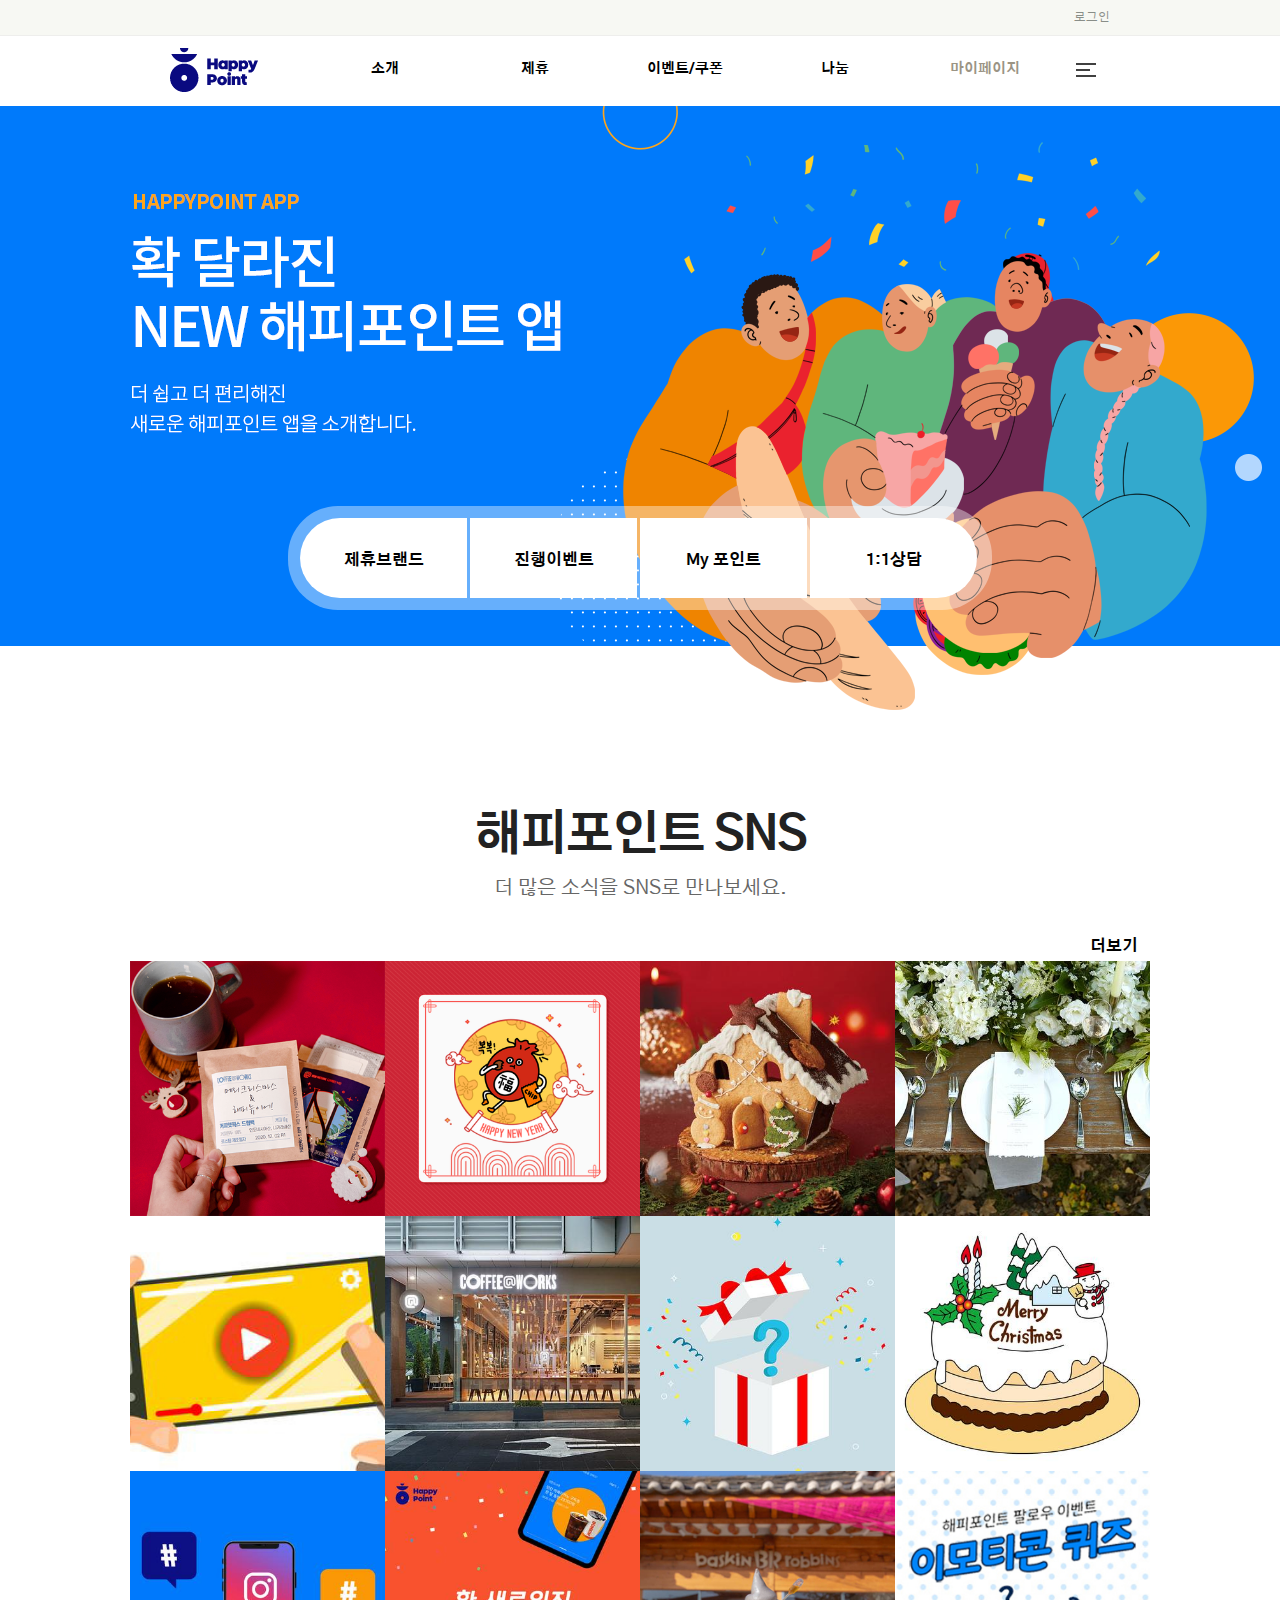
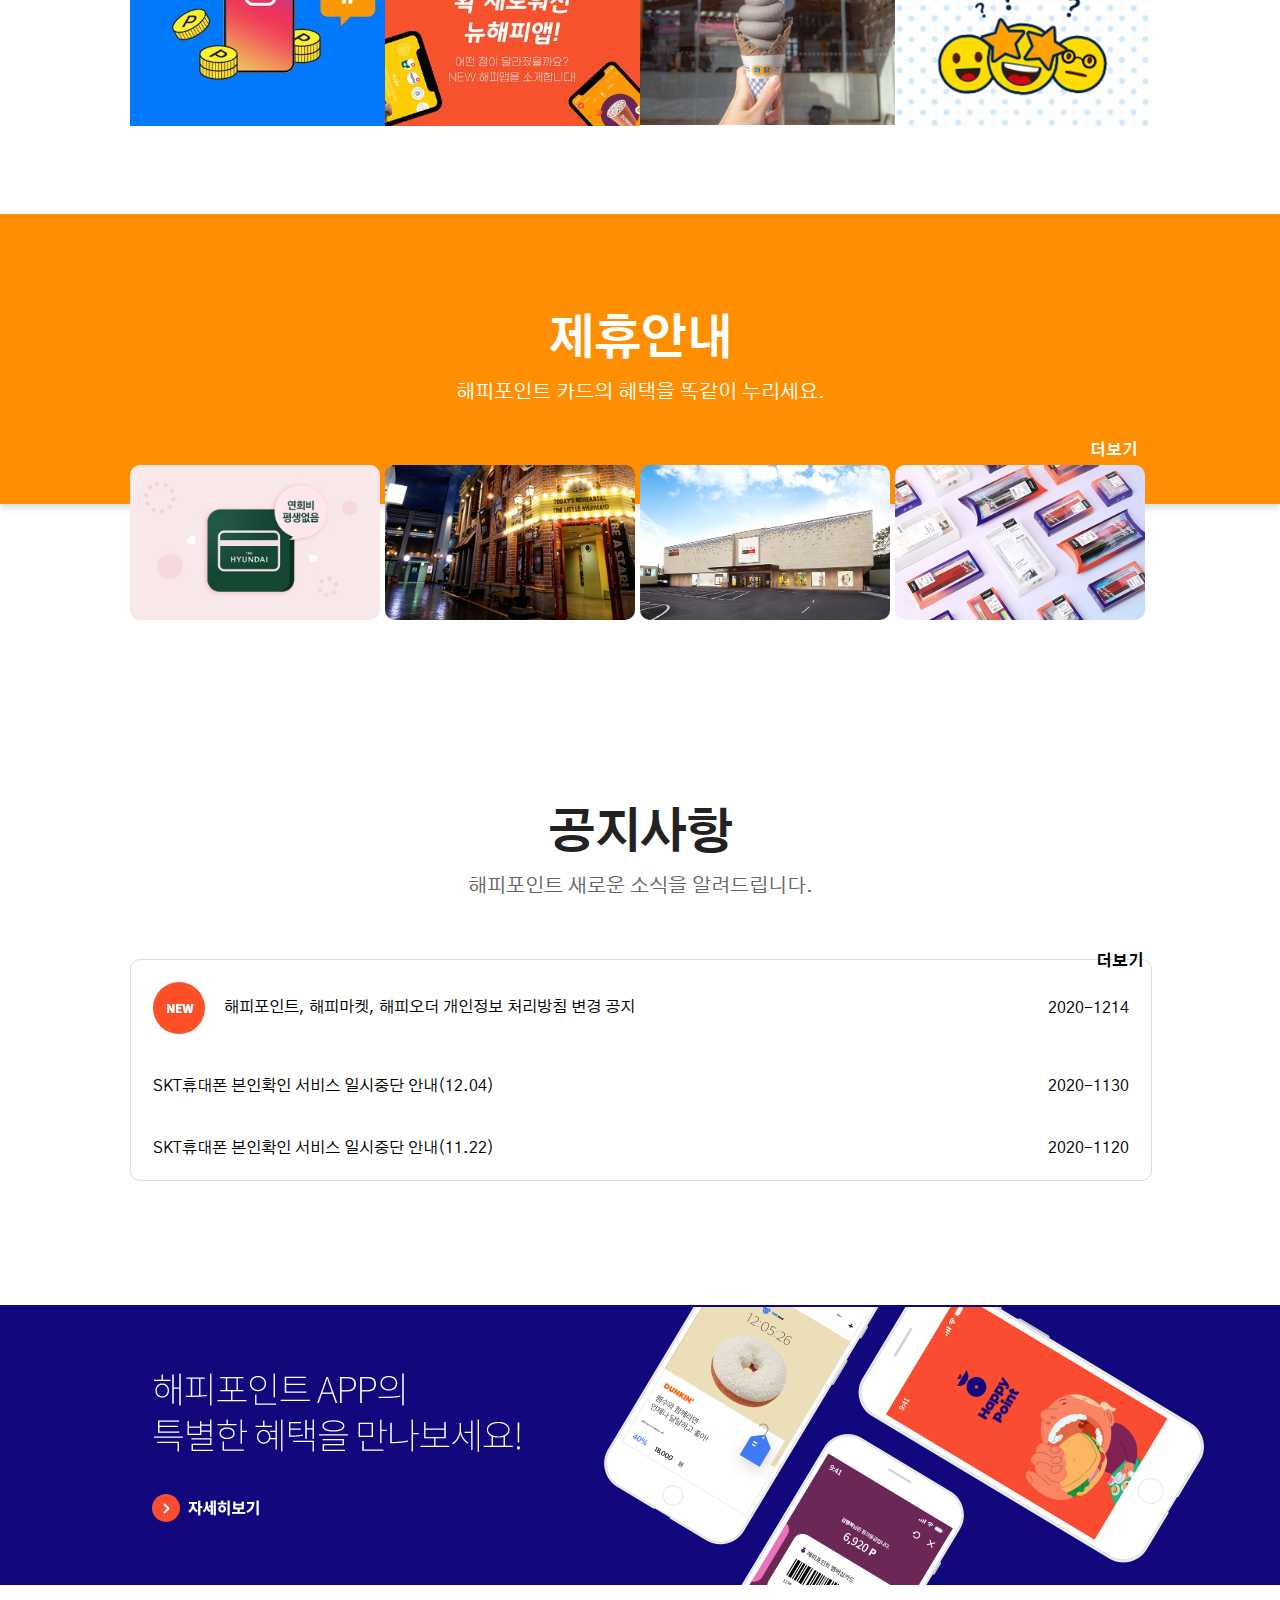
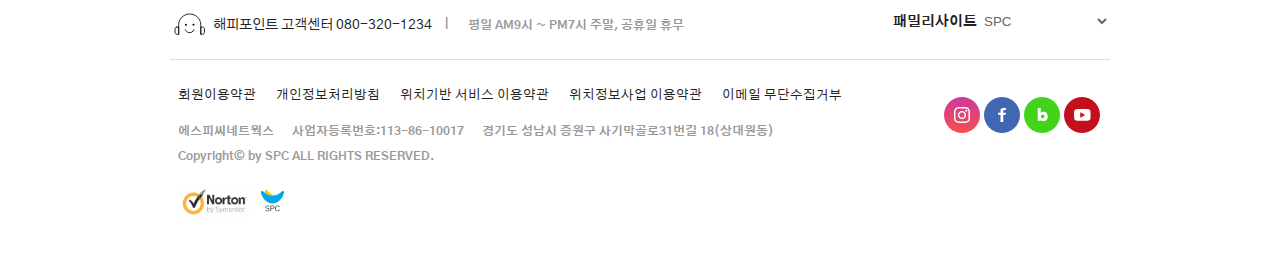
<file: index.html>
<!doctype html>
<html lang="ko">
    <head>
        <meta charset="utf-8">
        <meta name="viewport" content="width=device-width, initial-scale=1">
        <link rel="stylesheet" href="css/index.css">
        <link rel="stylesheet" href="https://cdnjs.cloudflare.com/ajax/libs/font-awesome/4.7.0/css/font-awesome.min.css">
        <link rel="stylesheet" href="https://meyerweb.com/eric/tools/css/reset/reset.css">
        <title>해피포인트</title>
    </head>
    <body>
        <header>
            <div class="top1">
                <div class="wrap">
                    <a href="#">로그인</a>
                </div>
            </div>
            <div class="top2 wrap">
                <h1>
                    <a href="index.html">
                        <img src="img/logo-header.png" alt="해피포인트 헤더 로고">
                    </a>
                </h1>
                <nav>
                    <ul class="main">
                        <li>
                            <a href="#">소개</a>
                            <ul class="sub">
                                <li><a href="#">해피포인트 소개</a></li>
                                <li><a href="#">해피포인트 카드</a></li>
                                <li><a href="#">제휴브랜드</a></li>
                                <li><a href="#">멤버쉽라운지</a></li>
                                <li><a href="#">해피포인트앱 소개</a></li>
                            </ul>
                        </li>
                        <li>
                            <a href="#">제휴</a>
                            <ul class="sub">
                                <li><a href="#">제휴사 안내</a></li>
                                <li><a href="#">제휴카드 안내</a></li>
                                <li><a href="#">문화제휴 안내</a></li>
                            </ul>
                        </li>
                        <li>
                            <a href="#">이벤트/쿠폰</a>
                            <ul class="sub">
                                <li><a href="#">진행 이벤트</a></li>
                                <li><a href="#">당첨자발표</a></li>
                                <li><a href="#">모바일쿠폰안내</a></li>
                            </ul>
                        </li>
                        <li>
                            <a href="#">나눔</a>
                            <ul class="sub">
                                <li><a href="#">해피포인트 기부소개</a></li>
                                <li><a href="#">해피포인트 기부활동</a></li>
                                <li><a href="#">해피버스데이 파티</a></li>
                                <li><a href="#">해피버스데이 파티<br>당첨자 발표</a></li>
                            </ul>
                        </li>
                        <li>
                            <a href="#">마이페이지</a>
                            <ul class="sub">
                                <li><a href="#">My 포인트</a></li>
                                <li><a href="#">My 카드</a></li>
                                <li><a href="#">My 이벤트</a></li>
                                <li><a href="#">회원정보</a></li>
                                <li><a href="#">1:1 상담내역</a></li>
                            </ul>
                        </li>
                    </ul>
                </nav>
                <button class="open"><img src="img/icon-header-menu.png" alt="전체메뉴"></button>
            </div>
            <div class="bg"></div>
        </header>
        <div id="con">
            <article class="art1">
                <h2 class="hide">바로가기 메뉴</h2>
                <ul>
                    <li><a href="#">제휴브랜드</a></li>
                    <li><a href="#">진행이벤트</a></li>
                    <li><a href="#">My 포인트</a></li>
                    <li><a href="#">1:1상담</a></li>
                </ul>   
            </article>
            <article class="art2 wrap">
                <h2 class="sectTit">해피포인트 SNS</h2>
                <p>더 많은 소식을 SNS로 만나보세요.</p>
                    <ul>
                        <li><a href="#"><img src="img/sns01.jpg" alt="sns01"></a></li>
                        <li><a href="#"><img src="img/sns02.jpg" alt="sns02"></a></li>
                        <li><a href="#"><img src="img/sns03.jpg" alt="sns03"></a></li>
                        <li><a href="#"><img src="img/sns04.jpg" alt="sns04"></a></li>
                        <li><a href="#"><img src="img/sns05.jpg" alt="sns05"></a></li>
                        <li><a href="#"><img src="img/sns06.jpg" alt="sns06"></a></li>
                        <li><a href="#"><img src="img/sns07.jpg" alt="sns07"></a></li>
                        <li><a href="#"><img src="img/sns08.jpg" alt="sns08"></a></li>
                        <li><a href="#"><img src="img/sns09.jpg" alt="sns09"></a></li>
                        <li><a href="#"><img src="img/sns10.jpg" alt="sns10"></a></li>
                        <li><a href="#"><img src="img/sns11.jpg" alt="sns11"></a></li>
                        <li><a href="#"><img src="img/sns12.jpg" alt="sns12"></a></li>
                        <li><a href="#">더보기</a></li>
                    </ul>
            </article>
            <article class="art3 wrap">
                <h2 class="sectTit">제휴안내</h2>
                <p>해피포인트 카드의 혜택을 똑같이 누리세요.</p>
                <ul>
                    <li><a href="#!"><img src="img/card1.jpg" alt="card1"></a></li>
                    <li><a href="#!"><img src="img/card2.jpg" alt="card2"></a></li>
                    <li><a href="#!"><img src="img/card3.jpg" alt="card3"></a></li>
                    <li><a href="#!"><img src="img/card4.jpg" alt="card4"></a></li>
                    <li><a href="#!">더보기</a></li>
                </ul>
            </article>
            <div class="bg"></div>
            <article class="art4 wrap">
                <h2 class="sectTit">공지사항</h2>
                <p>해피포인트 새로운 소식을 알려드립니다.</p>
                <div class="gong">
                    <table>
                        <tr>
                            <td><img src="img/icon-new.png" alt="new">
                            <span>해피포인트, 해피마켓, 해피오더 개인정보 처리방침 변경 공지</span></td>
                            <td class="date">2020-12<span>14</span></td>
                        </tr>
                        <tr>
                            <td>SKT휴대폰 본인확인 서비스 일시중단 안내(12.04)</td>
                            <td class="date">2020-11<span>30</span></td>
                        </tr>
                        <tr>
                            <td>SKT휴대폰 본인확인 서비스 일시중단 안내(11.22)</td>
                            <td class="date">2020-11<span>20</span></td>
                        </tr>
                    </table>
                </div>
                <span class="more"><a href="#!">더보기</a></span>
            </article>
            <article class="art5">
                <h2 class="hide">중간배너</h2>
            </article>
        </div>
        <footer>
            <div class="wrap">
                <div class="f1">
                    <p class="f1-1">
                        <img src="img/icon-customer.png" alt="customer">
                        해피포인트 고객센터 080-320-1234 
                        <span>평일 AM9시 ~ PM7시 주말, 공휴일 휴무</span>
                    </p>
                    <form action="#" class="f1-2">
                        <label for="fsite">패밀리사이트</label>
                        <select name="fsite" id="fsite">
                            <option value="SPC">SPC</option>
                            <option value="파리크라상">파리크라상</option>
                            <option value="파리바게뜨">파리바게뜨</option>
                            <option value="파스쿠찌">파스쿠찌</option>
                            <option value="잠바주스">잠바주스</option>
                            <option value="디퀸즈케이터링">디퀸즈케이터링</option>
                            <option value="베스킨라빈스">베스킨라빈스</option>
                            <option value="던킨도너츠">던킨도너츠</option>
                            <option value="빚은">빚은</option>
                            <option value="SPC외 외식브랜드">SPC외 외식브랜드</option>
                            <option value="브랜드몰">브랜드몰</option>
                        </select>
                    </form>
                </div>
                <div class="f2">
                   <ul class="f2-1">
                        <li><a href="#">회원이용약관</a></li>
                        <li><a href="#">개인정보처리방침</a></li>
                        <li><a href="#">위치기반 서비스 이용약관</a></li>
                        <li><a href="#">위치정보사업 이용약관</a></li>
                        <li><a href="#">이메일 무단수집거부</a></li>
                    </ul>
                    <p class="f2-2">
                        에스피씨네트웍스 <span>사업자등록번호:113-86-10017</span> 경기도 성남시 증원구 사기막골로31번길 18(상대원동)
                    </p>
                    <p class="f2-3">Copyright&copy; by SPC ALL RIGHTS RESERVED.</p>
                    <div class="Blogo">
                        <img src="img/logo-norton.png" alt="norton">
                        <img src="img/logo-spc.png" alt="spc">
                    </div>
                    <ul class="f2-4">
                        <li>
                            <a href="#">
                                <img src="img/icon-insta.png" alt="인스타그램">
                            </a>
                        </li>
                        <li>
                            <a href="#">
                                <img src="img/icon-facebook.png" alt="페이스북">
                            </a>
                        </li>
                        <li>
                            <a href="#">
                                <img src="img/icon-blog%20(1).png" alt="블로그">
                            </a>
                        </li>
                        <li>
                            <a href="#">
                                <img src="img/icon-youtube.png" alt="유튜브">
                            </a>
                        </li>
                    </ul>  
                </div>
            </div>
        </footer>
        <div id="popup">
            <div class="box">
                <div class="popHead">
                    <div class="wrap">
                        <h3>전체메뉴</h3>
                        <span class="popm1">멤버쉽라운지</span>
                        <span class="popm2">매장찾기</span>
                        <button class="close">x</button>
                    </div>
                </div>
                <div class="popMenu">
                    <div class="wrap">
                        <ul class="main1">
                            <li>
                            <a href="#">소개</a>
                            <ul class="sub">
                                <li><a href="#">해피포인트 소개</a></li>
                                <li>
                                    <a href="#">해피포인트 카드</a>
                                    <ul class="sub2">
                                        <li><a href="#">- 모바일 카드</a></li>
                                        <li><a href="#">- 실물 카드</a></li>
                                    </ul>
                                </li>
                                <li>
                                    <a href="#">제휴 브랜드</a>
                                    <ul class="sub2">
                                        <li><a href="#">- 브랜드 소개</a></li>
                                        <li><a href="#">- 브랜드 데이</a></li>
                                    </ul>
                                </li>
                                <li>
                                    <a href="#">멤버쉽 라운지</a>
                                    <ul class="sub2">
                                        <li><a href="#">- 멤버쉽 등급 안내</a></li>
                                        <li><a href="#">- 등급별 혜택</a></li>
                                        <li><a href="#">- 브랜드 챔피언</a></li>
                                    </ul>
                                </li>
                                <li><a href="#">해피포인트앱 소개</a></li>
                            </ul>
                            </li>
                        </ul>
                        <ul class="main2">
                            <li>
                            <a href="#">제휴</a>
                            <ul class="sub">
                                <li>
                                    <a href="#">제휴사 안내</a>
                                    <ul class="sub2">
                                        <li><a href="#">- 전체</a></li>
                                        <li><a href="#">- 쇼핑</a></li>
                                        <li><a href="#">- 여행</a></li>
                                        <li><a href="#">- 문화&테마파크</a></li>
                                    </ul>
                                </li>
                                <li>
                                    <a href="#">제휴카드 안내</a>
                                    <ul class="sub2">
                                        <li><a href="#">- 전체</a></li>
                                        <li><a href="#">- 체크카드</a></li>
                                        <li><a href="#">- 신용카드</a></li>
                                    </ul>
                                </li>
                                <li><a href="#">문화 제휴 안내</a></li>
                            </ul>
                            </li>
                        </ul>
                        <ul class="main3">
                            <li>
                            <a href="#">이벤트/쿠폰</a>
                            <ul class="sub">
                                <li><a href="#">진행이벤트</a></li>
                                <li><a href="#">당첨자 발표</a></li>
                                <li><a href="#">모바일 쿠폰 안내</a></li>
                            </ul>
                            </li>
                        </ul>
                        <ul class="main4">
                            <li>
                            <a href="#">나눔</a>
                            <ul class="sub">
                                <li><a href="#">해피포인트 기부소개</a></li>
                                <li><a href="#">해피포인트 기부활동</a></li>
                                <li><a href="#">해피버스데이 파티</a></li>
                                <li><a href="#">해피버스데이 파티<br>당첨자 발표</a></li>
                            </ul>
                            </li>
                        </ul>
                        <ul class="main5">
                            <li>
                            <a href="#">마이페이지</a>
                            <ul class="sub">
                                <li>
                                    <a href="#">My 포인트</a>
                                    <ul class="sub2">
                                        <li><a href="#">- 적립/사용내역</a></li>
                                        <li><a href="#">- 기부내역</a></li>
                                    </ul>
                                </li>
                                <li>
                                    <a href="#">My 카드</a>
                                    <ul class="sub2">
                                        <li><a href="#">- 비밀번호 설정</a></li>
                                        <li><a href="#">- 카드 등록</a></li>
                                        <li><a href="#">- 카드 재발급 신청</a></li>
                                        <li><a href="#">- 카드 재발급 신청 현황</a></li>
                                        <li><a href="#">- 플래티넘 카드 신청</a></li>
                                        <li><a href="#">- 플래티넘 카드 발급 신청현황</a></li>
                                    </ul>
                                </li>
                                <li><a href="#">My 이벤트</a></li>
                                <li><a href="#">회원정보</a></li>
                                <li><a href="#">1:1 상담내역</a></li>
                            </ul>
                            </li>
                        </ul>
                        <ul class="main6">
                            <li>
                            <a href="#">고객센터</a>
                            <ul class="sub">
                                <li><a href="#">Q&A</a></li>
                                <li><a href="#">FAQ</a></li>
                                <li><a href="#">공지사항</a></li>
                                <li><a href="#">이용약관</a></li>
                            </ul>
                            </li>
                        </ul>
                    </div>
                </div>
            </div>
        </div>
        <script src="js/jquery-3.5.1.min.js"></script>
        <script src="js/index.js"></script>
    </body>
</html>
</file>
<file: css/index.css>
@import url('https://fonts.googleapis.com/css2?family=Gothic+A1:wght@100;200;300;400;500;600;700;800;900&display=swap');

*{margin: 0; padding: 0;}
li{list-style: none;}
a{text-decoration: none; color: inherit;}
body{font-family: 'Gothic A1', sans-serif;}

.wrap{
    width: 940px; margin: auto; 
    /*border: 1px solid red;*/
}
a{text-decoration: none; color: inherit;}
.hide{display: none;}

/*로그인*/
.top1{
    background-color: #f7f8f3; 
    text-align: right; 
    color: #898e88; font-size: 12px;
    padding: 10px 0;
    border-bottom: 1px solid #eeeeec;
}

/*메뉴*/
.top2{
    /*overflow: auto; */ /*hidden은 주면 나중에 sub를 넣어줄때 안보이게 된다.*/
    height: 64px;
    position: relative;
} 
.top2 h1{width: 100px; float: left; padding-top: 12px; margin-right: 40px;}

.top2 nav{width: 750px; float: left; text-align: center;}
.top2 nav .main{font-size: 14px;}
.top2 nav .main>li{float: left; padding: 0 10px; position: relative; width: 150px; box-sizing: border-box;}
.top2 nav .main>li>a{
    padding: 24px 6px; display: block;
    border-bottom: 4px solid #fff;
    font-weight: bold;
}
.top2 nav .main>li:hover>a{border-bottom: 4px solid #0080ff; color: #0080ff;}
.top2 nav .main>li:last-child>a{color: #9b9484;}
.bg{
    width: 100%; height: 270px; background-color: #fff;
    box-shadow: 0 5px 5px rgba(200,200,200,0.5);
    /*box-shadow: 0 5px 5px rgba(100,100,100,0.2);*/
    position: absolute; top: 98px; left: 0;
    display: none;
}
.top2 nav .sub{
    display: none; text-align: center;
    position: absolute; top: 66px; left: 0; padding: 90px 10px;
    background-color: #fff; width: 150px; box-sizing: border-box;
    height: 220px; 
    padding-top: 30px; /*border: 1px solid blue;*/  
    z-index: 10;
}
.top2 nav .sub>li{width: 100%; font-weight: bold;}
.top2 nav .sub>li>a{display: block; padding: 10px 2px 10px; font-weight: normal; letter-spacing: -1px;}
.top2 nav .sub>li>a:hover{color: #0080ff; font-weight: 700;}
.top2 button{
    float: right; font-size: 0; 
    background-color: transparent;
    border: 0; cursor: pointer;
    padding: 10px; margin-top: 10px;
}

#con{clear: both; position: relative;}

/*슬라이드 영역*/
.art1{
    width: 100%;
    background-image: url(../img/banner1.png);
    background-position: center center;
    background-size: cover;
    height: 640px;
}
.art1 ul{
    background-color: rgba(255,255,255,0.4); 
    padding: 12px; overflow: auto;
    width: 680px; margin: auto; 
    position: relative; top: 400px; 
    border-radius: 50px;
}
.art1 ul li{
    background-color: #fff; 
    width: 167px; height: 80px; float: left;
    line-height: 60px;
    margin-right: 3px;
    
}
.art1 ul li:first-child{
    border-top-left-radius: 50px;
    border-bottom-left-radius: 50px;
}
.art1 ul li:last-child{
    margin-right: 0;
    border-top-right-radius: 50px;
    border-bottom-right-radius: 50px;
}
.art1 ul li a{
    display: block; padding: 12px 0; 
    text-align: center; font-weight: bold;
}
/*.art1 ul li a:hover{color: #0080ff; font-size: 1.1em;}*/
.art1 ul li:hover{background-color: #0080ff; color: #fff; font-size: 1.1em;}
.art1 ul li a i{margin-right: 10px;}

/* art2 */
.art2{
    text-align: center;
    width: 1020px;
    margin-top: 60px;
    box-sizing: border-box;
    padding-bottom: 104px;
}
.art2 h2{font-size: 48px; color: #222222; font-weight: bold; letter-spacing: -2px;}
.art2 p{font-size: 20px; color: #666666; padding-bottom: 60px; padding-top: 10px;}
.art2 ul{display: flex; width: 1020px; flex-wrap: wrap;}
.art2 ul li:last-child{position: relative; left: 960px; bottom: 790px; font-weight: bold;}
.art2 ul li img{width: 255px; vertical-align: bottom;}

/* art3 */
.art3{
    text-align: center;
    width: 1020px;
    margin-top: 60px;
    box-sizing: border-box;
    padding-bottom: 104px;
    
}
.art3 h2{font-size: 48px; color: #fff; font-weight: bold; letter-spacing: -2px;}
.art3 p{font-size: 20px; color: #fff; padding-bottom: 60px; padding-top: 10px;}
.art3 ul{display: flex; width: 1020px; flex-wrap: wrap;}
.art3 ul li{padding-right: 5px;}
.art3 ul li:last-child{position: relative; left: 960px; bottom: 180px; font-weight: bold; color: #fff;}
.art3 ul li img{width: 250px; vertical-align: bottom; border-radius: 10px;}

#con>.bg{
    background-color: #ff8f00; 
    height: 290px; width: 100%;
    display: block;
    position: absolute;
    top: 1708px; z-index: -10;
}

/* art4 */
.art4{
    text-align: center;
    width: 1020px;
    margin-top: 60px;
    box-sizing: border-box;
    padding-bottom: 104px;
    
}
.art4 h2{font-size: 48px; color: #222; font-weight: bold; letter-spacing: -2px;}
.art4 p{font-size: 20px; color: #666; padding-bottom: 60px; padding-top: 10px;}
.art4 .gong{
    width: 1020px; 
    border: 1px solid #ddd;
    border-radius: 10px;
    
}
.art4 .gong table{width: 100%;}
.art4 .gong tr{border-bottom: 1px solid #ddd;}
.art4 .gong tr:first-child td > img{padding-right: 15px;}
.art4 .gong tr td{
    padding: 20px 20px; 
    }
.art4 .gong tr td:first-child{
    text-align: left;
}
.art4 .gong tr td:last-child{
    text-align: right;
}
.art4 .gong tr:last-child{
    border: 0;
}

.art4 .gong tr td.date{vertical-align: middle}

.art4 .gong tr td img{vertical-align: middle}
.art4 span.more{position: relative; left: 480px; bottom: 230px; }
.art4 span.more > a{font-weight: bold; font-size: 16px;}
.art4 ul li img{width: 250px; vertical-align: bottom; border-radius: 10px;}

/* art5 */
.art5{
    background-image: url(../img/center_banner.png);
    background-size: cover; background-position: center; 
    width: 100%; height: 280px; margin: auto;
}

/* footer */
footer{clear: both; background-color: #fff;  color: #222; overflow: auto;}
footer .f1{width: 100%; float: left; border-bottom: 1px solid #ddd; font-size: 14px;}
footer .f2{float: left;}

footer .f1 .f1-1{float: left; padding: 20px 0; padding-bottom: 10px;}
footer .f1 .f1-1 img{vertical-align: middle;}
footer .f1 .f1-1 span{padding: 0 10px; color: #999; font-weight: bold; font-size: 12px;}
footer .f1 .f1-1 span:last-child::before{content: '|'; padding-right: 20px; font-size: 11px; position: relative; top: -2px;}
footer .f1 .f1-2{float: right; padding: 28px 0;}
footer .f1 .f1-2 label{color: #222; font-weight: bold;}
footer .f1 .f1-2 select{
    background-color: transparent; border: 0; 
    cursor: pointer;
    color: #666;
}

footer .f2{margin-top: 28px; margin-left: 8px; float: left;}
footer .f2 .f2-1{float: left; padding-bottom: 20px;}
footer .f2 .f2-1 li{float: left; margin-right: 20px; font-size: 13px;}
footer .f2 .f2-2{font-size: 12px; color: #999; font-weight: bold;}
footer .f2 .f2-2 span{margin: 0 15px;}
footer .f2 .f2-3{
    font-size: 12px; color: #999; 
    font-weight: bold; padding-top: 10px;
}
footer .f2 .Blogo{padding-top: 20px;}
footer .f2 .f2-4{
    float: right;
}
footer .f2 .f2-4 li{float: left; position: relative; left: 240px; bottom: 128px;}

#popup{
    position: fixed; top: 0; left: 0; 
    width: 100%; height: 100%; 
    background-color: rgba(0,0,0,0.3);
    display: none;
}
#popup .box{
    width: 100%; height: 650px; 
    background-color: #fff;
    position: relative;
}
#popup .box .popHead{
    height: 42px;
    font-size: 20px; padding: 40px; 
    background-color: #231882;
    color: #fff; 
}
#popup .box .popHead .wrap{position: relative;}
#popup .box .popHead .wrap h3{
    position: absolute; left: 0; top: 12px;
    font-weight: bold; font-size: 28px;
}
#popup .box .popHead .wrap span{
    cursor: pointer; font-size: 16px;border: 1px solid #fff;
    padding: 10px 15px; border-radius: 8px;
}
#popup .box .popHead .wrap span.popm1{
    position: absolute; right: 220px; top: 5px;  
}
#popup .box .popHead .wrap span.popm2{
    position: absolute; right: 100px; top: 5px;
}
#popup .box .popHead .wrap button.close{
    color: #fff; font-size: 35px;
    border: 0; background-color: transparent;
    position: absolute; top: -10px; right: 0;
    cursor: pointer;
}
#popup .box .popMenu .wrap > ul{float: left; width: 20%;}
#popup .box .popMenu .wrap > ul > li{
    width: 100%;
    float: left; 
    color: #222;
    /*border-bottom: 1px solid #0080ff;*/
    height: 35px;
}
#popup .box .popMenu .wrap > ul > li > a{font-weight: bold; font-size: 24px;}
#popup .box .popMenu .wrap .sub a:hover{
    font-size: 17px; font-weight: bold;
    background-color: #231882; color: #fff;
}
#popup .box ul li a{
    display: block; padding: 12px 0 10px;
    text-align: center; 
}
#popup .box .popMenu .wrap .main1{float: left;}
#popup .box .popMenu .wrap .main2{float: left;}
#popup .box .popMenu .wrap .main3{float: left;}
#popup .box .popMenu .wrap .main4{float: left;}
#popup .box .popMenu .wrap .main5{float: left;}
#popup .box .popMenu .wrap .main6{
    float: left; 
    position: relative; left: 376px; top: 152px;
}
/*#popup .box ul li a.on{
    color: #eb5875; 
    border-bottom: 3px solid #eb5875;
    font-weight: bold;
}*/
</file>
